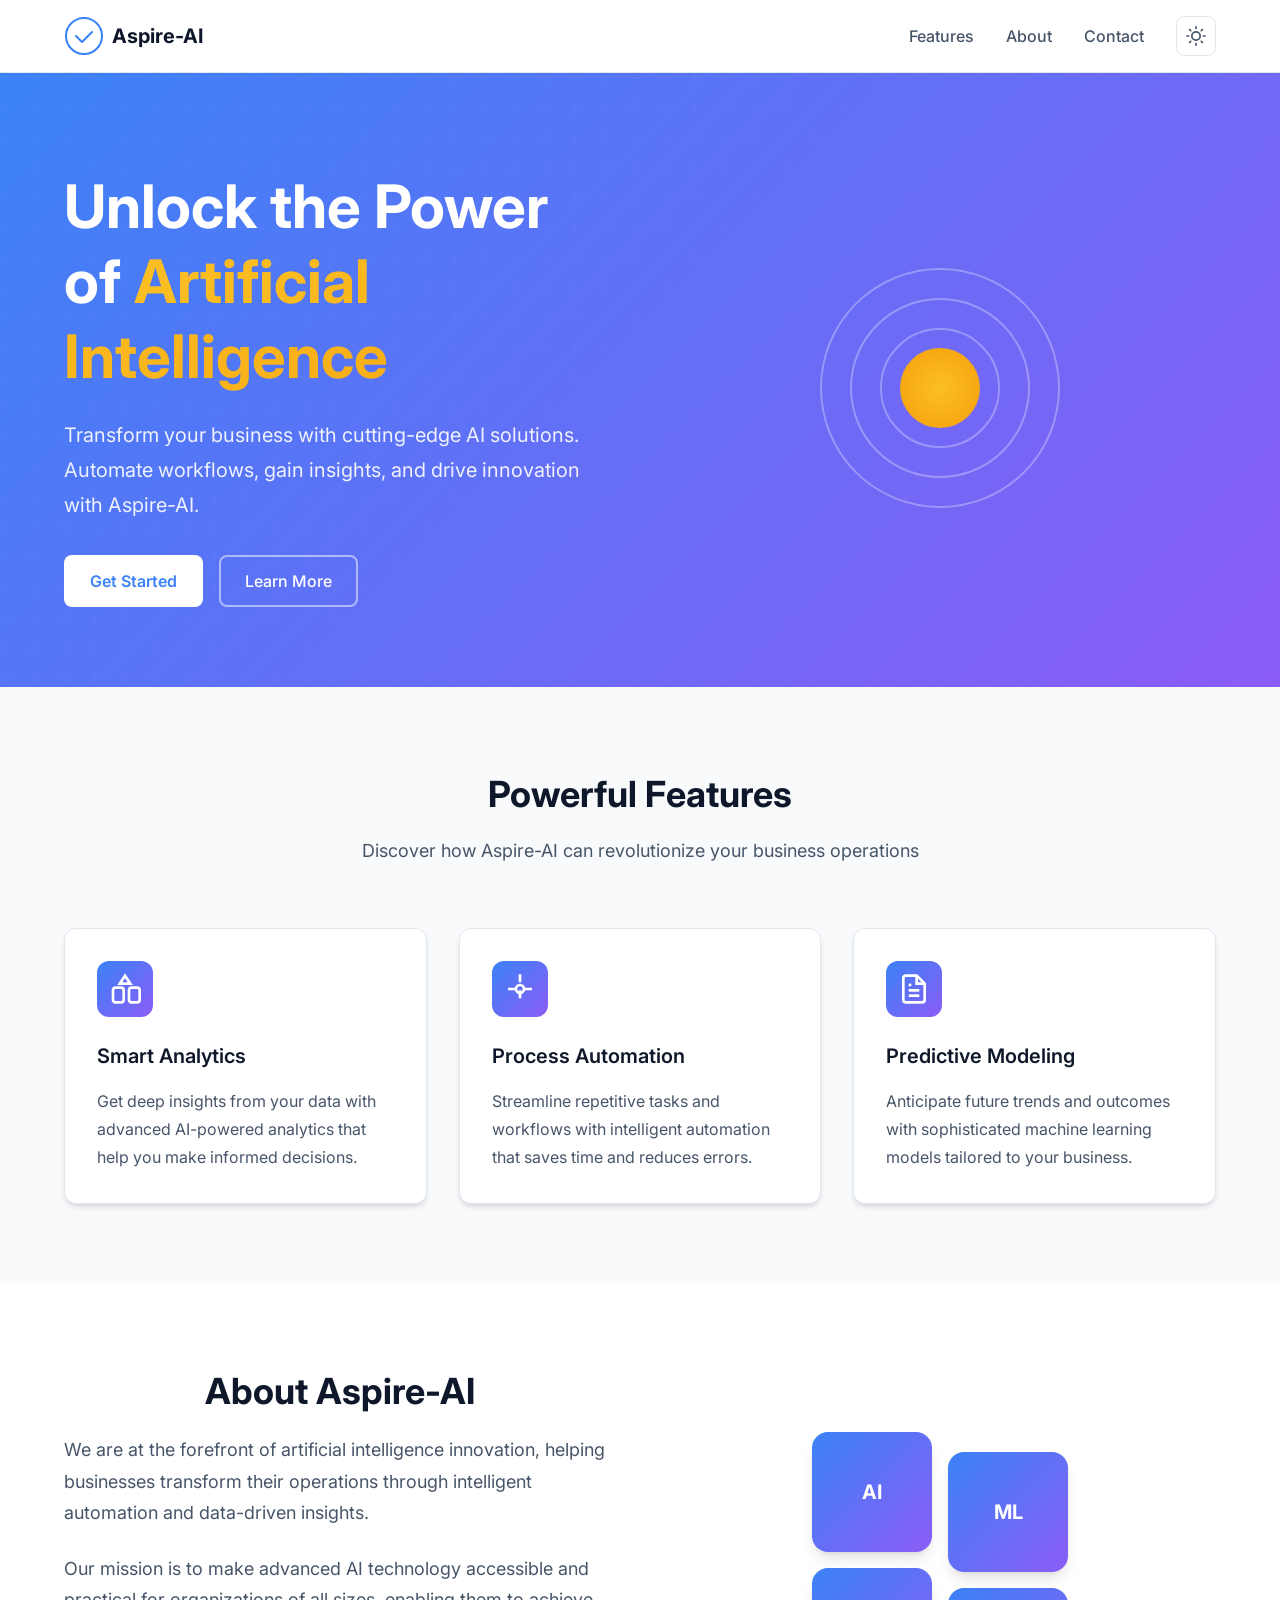
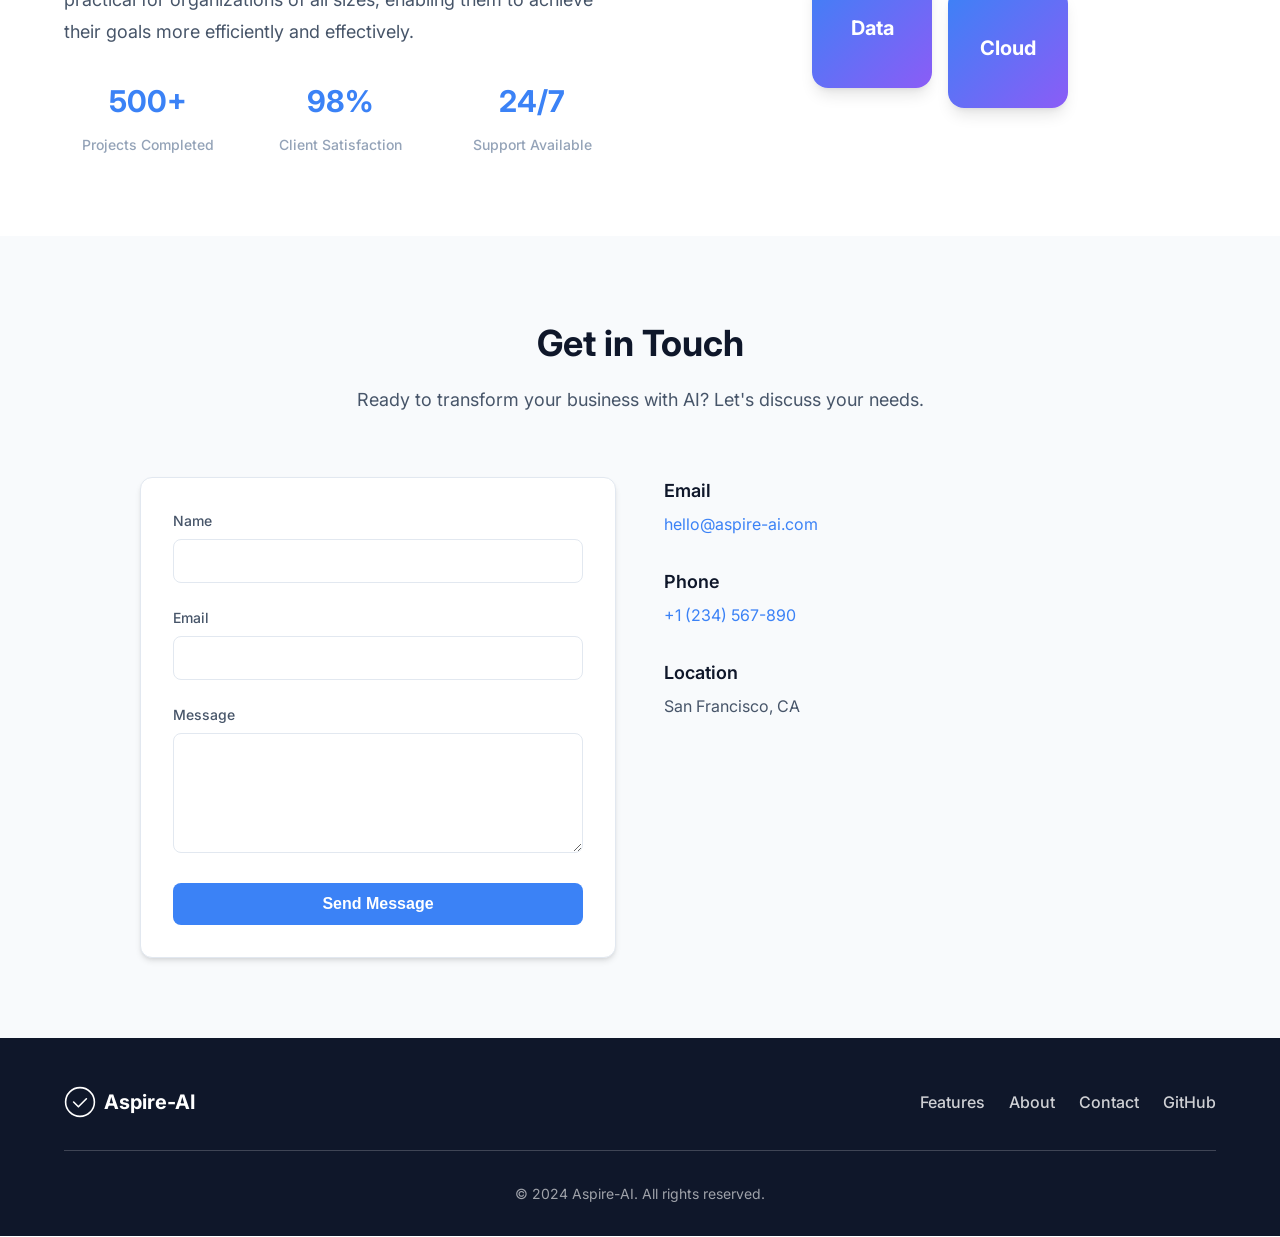
<file: index.html>
<!DOCTYPE html>
<html lang="en">
<head>
    <meta charset="UTF-8">
    <meta name="viewport" content="width=device-width, initial-scale=1.0">
    <meta name="description" content="Aspire-AI - Intelligent solutions for your business needs. Transform your workflow with cutting-edge artificial intelligence technology.">
    <meta name="keywords" content="AI, artificial intelligence, business solutions, automation, technology">
    <title>Aspire-AI - Intelligent Business Solutions</title>
    <link rel="stylesheet" href="styles.css">
    <link rel="preconnect" href="https://fonts.googleapis.com">
    <link rel="preconnect" href="https://fonts.gstatic.com" crossorigin>
    <link href="https://fonts.googleapis.com/css2?family=Inter:wght@300;400;500;600;700&display=swap" rel="stylesheet">
</head>
<body>
    <!-- Skip to main content for screen readers -->
    <a href="#main-content" class="skip-link">Skip to main content</a>

    <header class="site-header">
        <nav class="navbar" role="navigation" aria-label="Main navigation">
            <div class="container">
                <div class="nav-brand">
                    <svg class="logo" width="40" height="40" viewBox="0 0 40 40" fill="none" xmlns="http://www.w3.org/2000/svg" aria-hidden="true">
                        <circle cx="20" cy="20" r="18" stroke="currentColor" stroke-width="2"/>
                        <path d="M12 20L18 26L28 16" stroke="currentColor" stroke-width="2" stroke-linecap="round" stroke-linejoin="round"/>
                    </svg>
                    <span class="brand-text">Aspire-AI</span>
                </div>
                <button class="nav-toggle" aria-label="Toggle navigation menu" aria-expanded="false">
                    <span class="hamburger-line"></span>
                    <span class="hamburger-line"></span>
                    <span class="hamburger-line"></span>
                </button>
                <ul class="nav-menu">
                    <li><a href="#features" class="nav-link">Features</a></li>
                    <li><a href="#about" class="nav-link">About</a></li>
                    <li><a href="#contact" class="nav-link">Contact</a></li>
                    <li>
                        <button class="theme-toggle" aria-label="Toggle dark/light theme">
                            <svg class="theme-icon sun-icon" width="20" height="20" viewBox="0 0 24 24" fill="none" stroke="currentColor" stroke-width="2" stroke-linecap="round" stroke-linejoin="round">
                                <circle cx="12" cy="12" r="5"/>
                                <path d="M12 1v2M12 21v2M4.22 4.22l1.42 1.42M18.36 18.36l1.42 1.42M1 12h2M21 12h2M4.22 19.78l1.42-1.42M18.36 5.64l1.42-1.42"/>
                            </svg>
                            <svg class="theme-icon moon-icon" width="20" height="20" viewBox="0 0 24 24" fill="none" stroke="currentColor" stroke-width="2" stroke-linecap="round" stroke-linejoin="round">
                                <path d="M21 12.79A9 9 0 1 1 11.21 3 7 7 0 0 0 21 12.79z"/>
                            </svg>
                        </button>
                    </li>
                </ul>
            </div>
        </nav>
    </header>

    <main id="main-content">
        <!-- Hero Section -->
        <section class="hero" aria-labelledby="hero-title">
            <div class="container">
                <div class="hero-content">
                    <h1 id="hero-title" class="hero-title">
                        Unlock the Power of 
                        <span class="text-gradient">Artificial Intelligence</span>
                    </h1>
                    <p class="hero-description">
                        Transform your business with cutting-edge AI solutions. 
                        Automate workflows, gain insights, and drive innovation with Aspire-AI.
                    </p>
                    <div class="hero-actions">
                        <a href="#contact" class="btn btn-primary">Get Started</a>
                        <a href="#features" class="btn btn-outline">Learn More</a>
                    </div>
                </div>
                <div class="hero-visual">
                    <div class="ai-orb" aria-hidden="true">
                        <div class="orb-core"></div>
                        <div class="orb-ring ring-1"></div>
                        <div class="orb-ring ring-2"></div>
                        <div class="orb-ring ring-3"></div>
                    </div>
                </div>
            </div>
        </section>

        <!-- Features Section -->
        <section id="features" class="features" aria-labelledby="features-title">
            <div class="container">
                <h2 id="features-title" class="section-title">Powerful Features</h2>
                <p class="section-description">
                    Discover how Aspire-AI can revolutionize your business operations
                </p>
                <div class="features-grid">
                    <article class="feature-card">
                        <div class="feature-icon" aria-hidden="true">
                            <svg width="32" height="32" viewBox="0 0 24 24" fill="none" stroke="currentColor" stroke-width="2">
                                <path d="M9 11H5a2 2 0 0 0-2 2v7a2 2 0 0 0 2 2h4a2 2 0 0 0 2-2v-7a2 2 0 0 0-2-2z"/>
                                <path d="M21 11h-4a2 2 0 0 0-2 2v7a2 2 0 0 0 2 2h4a2 2 0 0 0 2-2v-7a2 2 0 0 0-2-2z"/>
                                <path d="M12 2L8 8h8l-4-6z"/>
                            </svg>
                        </div>
                        <h3 class="feature-title">Smart Analytics</h3>
                        <p class="feature-description">
                            Get deep insights from your data with advanced AI-powered analytics 
                            that help you make informed decisions.
                        </p>
                    </article>

                    <article class="feature-card">
                        <div class="feature-icon" aria-hidden="true">
                            <svg width="32" height="32" viewBox="0 0 24 24" fill="none" stroke="currentColor" stroke-width="2">
                                <circle cx="12" cy="12" r="3"/>
                                <path d="M12 1v6m0 6v6"/>
                                <path d="M3 12h6m6 0h6"/>
                            </svg>
                        </div>
                        <h3 class="feature-title">Process Automation</h3>
                        <p class="feature-description">
                            Streamline repetitive tasks and workflows with intelligent 
                            automation that saves time and reduces errors.
                        </p>
                    </article>

                    <article class="feature-card">
                        <div class="feature-icon" aria-hidden="true">
                            <svg width="32" height="32" viewBox="0 0 24 24" fill="none" stroke="currentColor" stroke-width="2">
                                <path d="M14 2H6a2 2 0 0 0-2 2v16a2 2 0 0 0 2 2h12a2 2 0 0 0 2-2V8z"/>
                                <polyline points="14,2 14,8 20,8"/>
                                <line x1="16" y1="13" x2="8" y2="13"/>
                                <line x1="16" y1="17" x2="8" y2="17"/>
                                <polyline points="10,9 9,9 8,9"/>
                            </svg>
                        </div>
                        <h3 class="feature-title">Predictive Modeling</h3>
                        <p class="feature-description">
                            Anticipate future trends and outcomes with sophisticated 
                            machine learning models tailored to your business.
                        </p>
                    </article>
                </div>
            </div>
        </section>

        <!-- About Section -->
        <section id="about" class="about" aria-labelledby="about-title">
            <div class="container">
                <div class="about-content">
                    <div class="about-text">
                        <h2 id="about-title" class="section-title">About Aspire-AI</h2>
                        <p>
                            We are at the forefront of artificial intelligence innovation, 
                            helping businesses transform their operations through intelligent automation 
                            and data-driven insights.
                        </p>
                        <p>
                            Our mission is to make advanced AI technology accessible and practical 
                            for organizations of all sizes, enabling them to achieve their goals 
                            more efficiently and effectively.
                        </p>
                        <div class="stats-grid">
                            <div class="stat-item">
                                <span class="stat-number">500+</span>
                                <span class="stat-label">Projects Completed</span>
                            </div>
                            <div class="stat-item">
                                <span class="stat-number">98%</span>
                                <span class="stat-label">Client Satisfaction</span>
                            </div>
                            <div class="stat-item">
                                <span class="stat-number">24/7</span>
                                <span class="stat-label">Support Available</span>
                            </div>
                        </div>
                    </div>
                    <div class="about-visual" aria-hidden="true">
                        <div class="tech-stack">
                            <div class="tech-item">AI</div>
                            <div class="tech-item">ML</div>
                            <div class="tech-item">Data</div>
                            <div class="tech-item">Cloud</div>
                        </div>
                    </div>
                </div>
            </div>
        </section>

        <!-- Contact Section -->
        <section id="contact" class="contact" aria-labelledby="contact-title">
            <div class="container">
                <h2 id="contact-title" class="section-title">Get in Touch</h2>
                <p class="section-description">
                    Ready to transform your business with AI? Let's discuss your needs.
                </p>
                <div class="contact-content">
                    <form class="contact-form" aria-labelledby="contact-title">
                        <div class="form-group">
                            <label for="name" class="form-label">Name</label>
                            <input 
                                type="text" 
                                id="name" 
                                name="name" 
                                class="form-input" 
                                required 
                                autocomplete="name"
                            >
                        </div>
                        <div class="form-group">
                            <label for="email" class="form-label">Email</label>
                            <input 
                                type="email" 
                                id="email" 
                                name="email" 
                                class="form-input" 
                                required 
                                autocomplete="email"
                            >
                        </div>
                        <div class="form-group">
                            <label for="message" class="form-label">Message</label>
                            <textarea 
                                id="message" 
                                name="message" 
                                class="form-input form-textarea" 
                                rows="5" 
                                required
                            ></textarea>
                        </div>
                        <button type="submit" class="btn btn-primary">Send Message</button>
                    </form>
                    <div class="contact-info">
                        <div class="contact-item">
                            <h3>Email</h3>
                            <p><a href="mailto:hello@aspire-ai.com">hello@aspire-ai.com</a></p>
                        </div>
                        <div class="contact-item">
                            <h3>Phone</h3>
                            <p><a href="tel:+1234567890">+1 (234) 567-890</a></p>
                        </div>
                        <div class="contact-item">
                            <h3>Location</h3>
                            <p>San Francisco, CA</p>
                        </div>
                    </div>
                </div>
            </div>
        </section>
    </main>

    <footer class="site-footer">
        <div class="container">
            <div class="footer-content">
                <div class="footer-brand">
                    <svg class="logo" width="32" height="32" viewBox="0 0 40 40" fill="none" xmlns="http://www.w3.org/2000/svg" aria-hidden="true">
                        <circle cx="20" cy="20" r="18" stroke="currentColor" stroke-width="2"/>
                        <path d="M12 20L18 26L28 16" stroke="currentColor" stroke-width="2" stroke-linecap="round" stroke-linejoin="round"/>
                    </svg>
                    <span class="brand-text">Aspire-AI</span>
                </div>
                <nav class="footer-nav" aria-label="Footer navigation">
                    <a href="#features" class="footer-link">Features</a>
                    <a href="#about" class="footer-link">About</a>
                    <a href="#contact" class="footer-link">Contact</a>
                    <a href="https://github.com/chandan0629/Aspire-AI" class="footer-link" target="_blank" rel="noopener noreferrer">GitHub</a>
                </nav>
            </div>
            <div class="footer-bottom">
                <p>&copy; 2024 Aspire-AI. All rights reserved.</p>
            </div>
        </div>
    </footer>

    <script src="script.js"></script>
</body>
</html>
</file>
<file: styles.css>
/* CSS Reset and Base Styles */
*,
*::before,
*::after {
  box-sizing: border-box;
}

* {
  margin: 0;
  padding: 0;
}

html {
  scroll-behavior: smooth;
}

/* Respect user's motion preferences */
@media (prefers-reduced-motion: reduce) {
  *,
  *::before,
  *::after {
    animation-duration: 0.01ms !important;
    animation-iteration-count: 1 !important;
    transition-duration: 0.01ms !important;
  }
  
  html {
    scroll-behavior: auto;
  }
}

/* CSS Custom Properties (Design Tokens) */
:root {
  /* Colors - Light Theme */
  --color-primary: #3b82f6;
  --color-primary-hover: #2563eb;
  --color-secondary: #8b5cf6;
  --color-accent: #06b6d4;
  --color-success: #10b981;
  --color-warning: #f59e0b;
  --color-danger: #ef4444;
  
  /* Neutral Colors - Light Theme */
  --color-background: #ffffff;
  --color-surface: #f8fafc;
  --color-surface-elevated: #ffffff;
  --color-border: #e2e8f0;
  --color-border-subtle: #f1f5f9;
  --color-text-primary: #0f172a;
  --color-text-secondary: #475569;
  --color-text-tertiary: #94a3b8;
  --color-text-inverse: #ffffff;
  
  /* Gradients */
  --gradient-primary: linear-gradient(135deg, var(--color-primary) 0%, var(--color-secondary) 100%);
  --gradient-accent: linear-gradient(135deg, var(--color-accent) 0%, var(--color-primary) 100%);
  
  /* Typography */
  --font-family-base: 'Inter', -apple-system, BlinkMacSystemFont, 'Segoe UI', Roboto, sans-serif;
  --font-size-xs: 0.75rem;   /* 12px */
  --font-size-sm: 0.875rem;  /* 14px */
  --font-size-base: 1rem;    /* 16px */
  --font-size-lg: 1.125rem;  /* 18px */
  --font-size-xl: 1.25rem;   /* 20px */
  --font-size-2xl: 1.5rem;   /* 24px */
  --font-size-3xl: 1.875rem; /* 30px */
  --font-size-4xl: 2.25rem;  /* 36px */
  --font-size-5xl: 3rem;     /* 48px */
  --font-size-6xl: 3.75rem;  /* 60px */
  
  --font-weight-light: 300;
  --font-weight-normal: 400;
  --font-weight-medium: 500;
  --font-weight-semibold: 600;
  --font-weight-bold: 700;
  
  --line-height-tight: 1.25;
  --line-height-normal: 1.5;
  --line-height-relaxed: 1.75;
  
  /* Spacing */
  --space-1: 0.25rem;   /* 4px */
  --space-2: 0.5rem;    /* 8px */
  --space-3: 0.75rem;   /* 12px */
  --space-4: 1rem;      /* 16px */
  --space-5: 1.25rem;   /* 20px */
  --space-6: 1.5rem;    /* 24px */
  --space-8: 2rem;      /* 32px */
  --space-10: 2.5rem;   /* 40px */
  --space-12: 3rem;     /* 48px */
  --space-16: 4rem;     /* 64px */
  --space-20: 5rem;     /* 80px */
  --space-24: 6rem;     /* 96px */
  --space-32: 8rem;     /* 128px */
  
  /* Layout */
  --container-max-width: 1200px;
  --container-padding: var(--space-4);
  
  /* Border Radius */
  --radius-sm: 0.25rem;   /* 4px */
  --radius-md: 0.375rem;  /* 6px */
  --radius-lg: 0.5rem;    /* 8px */
  --radius-xl: 0.75rem;   /* 12px */
  --radius-2xl: 1rem;     /* 16px */
  --radius-full: 9999px;
  
  /* Shadows */
  --shadow-sm: 0 1px 2px 0 rgb(0 0 0 / 0.05);
  --shadow-md: 0 4px 6px -1px rgb(0 0 0 / 0.1), 0 2px 4px -2px rgb(0 0 0 / 0.1);
  --shadow-lg: 0 10px 15px -3px rgb(0 0 0 / 0.1), 0 4px 6px -4px rgb(0 0 0 / 0.1);
  --shadow-xl: 0 20px 25px -5px rgb(0 0 0 / 0.1), 0 8px 10px -6px rgb(0 0 0 / 0.1);
  
  /* Transitions */
  --transition-fast: 0.15s ease-in-out;
  --transition-normal: 0.3s ease-in-out;
  --transition-slow: 0.5s ease-in-out;
  
  /* Z-index */
  --z-dropdown: 1000;
  --z-sticky: 1020;
  --z-fixed: 1030;
  --z-modal: 1040;
  --z-tooltip: 1050;
}

/* Dark Theme */
[data-theme="dark"] {
  --color-background: #0f172a;
  --color-surface: #1e293b;
  --color-surface-elevated: #334155;
  --color-border: #475569;
  --color-border-subtle: #334155;
  --color-text-primary: #f8fafc;
  --color-text-secondary: #cbd5e1;
  --color-text-tertiary: #94a3b8;
  --color-text-inverse: #0f172a;
  
  /* Adjust shadows for dark theme */
  --shadow-sm: 0 1px 2px 0 rgb(0 0 0 / 0.3);
  --shadow-md: 0 4px 6px -1px rgb(0 0 0 / 0.3), 0 2px 4px -2px rgb(0 0 0 / 0.3);
  --shadow-lg: 0 10px 15px -3px rgb(0 0 0 / 0.3), 0 4px 6px -4px rgb(0 0 0 / 0.3);
  --shadow-xl: 0 20px 25px -5px rgb(0 0 0 / 0.3), 0 8px 10px -6px rgb(0 0 0 / 0.3);
}

/* Base Styles */
body {
  font-family: var(--font-family-base);
  font-size: var(--font-size-base);
  line-height: var(--line-height-normal);
  color: var(--color-text-primary);
  background-color: var(--color-background);
  transition: color var(--transition-normal), background-color var(--transition-normal);
}

/* Skip Link for Accessibility */
.skip-link {
  position: absolute;
  top: -40px;
  left: var(--space-4);
  background-color: var(--color-primary);
  color: var(--color-text-inverse);
  padding: var(--space-2) var(--space-4);
  border-radius: var(--radius-md);
  text-decoration: none;
  font-weight: var(--font-weight-medium);
  z-index: var(--z-tooltip);
  transition: top var(--transition-fast);
}

.skip-link:focus {
  top: var(--space-4);
}

/* Container */
.container {
  max-width: var(--container-max-width);
  margin-inline: auto;
  padding-inline: var(--container-padding);
}

/* Header */
.site-header {
  background-color: var(--color-surface-elevated);
  border-bottom: 1px solid var(--color-border);
  position: sticky;
  top: 0;
  z-index: var(--z-sticky);
  backdrop-filter: blur(10px);
  transition: background-color var(--transition-normal), border-color var(--transition-normal);
}

.navbar {
  padding-block: var(--space-4);
}

.navbar .container {
  display: flex;
  align-items: center;
  justify-content: space-between;
}

.nav-brand {
  display: flex;
  align-items: center;
  gap: var(--space-2);
  text-decoration: none;
  color: var(--color-text-primary);
}

.logo {
  color: var(--color-primary);
  flex-shrink: 0;
}

.brand-text {
  font-size: var(--font-size-xl);
  font-weight: var(--font-weight-bold);
}

/* Navigation Toggle (Mobile) */
.nav-toggle {
  display: none;
  flex-direction: column;
  gap: var(--space-1);
  background: none;
  border: none;
  cursor: pointer;
  padding: var(--space-2);
  border-radius: var(--radius-md);
  transition: background-color var(--transition-fast);
}

.nav-toggle:hover,
.nav-toggle:focus-visible {
  background-color: var(--color-surface);
}

.hamburger-line {
  width: 24px;
  height: 2px;
  background-color: var(--color-text-primary);
  border-radius: var(--radius-full);
  transition: all var(--transition-fast);
}

.nav-toggle[aria-expanded="true"] .hamburger-line:nth-child(1) {
  transform: rotate(45deg) translate(5px, 5px);
}

.nav-toggle[aria-expanded="true"] .hamburger-line:nth-child(2) {
  opacity: 0;
}

.nav-toggle[aria-expanded="true"] .hamburger-line:nth-child(3) {
  transform: rotate(-45deg) translate(7px, -6px);
}

/* Navigation Menu */
.nav-menu {
  display: flex;
  align-items: center;
  gap: var(--space-8);
  list-style: none;
}

.nav-link {
  text-decoration: none;
  color: var(--color-text-secondary);
  font-weight: var(--font-weight-medium);
  transition: color var(--transition-fast);
  position: relative;
}

.nav-link:hover,
.nav-link:focus-visible {
  color: var(--color-primary);
}

.nav-link::after {
  content: '';
  position: absolute;
  bottom: -4px;
  left: 0;
  width: 0;
  height: 2px;
  background-color: var(--color-primary);
  transition: width var(--transition-fast);
}

.nav-link:hover::after,
.nav-link:focus-visible::after {
  width: 100%;
}

/* Theme Toggle */
.theme-toggle {
  display: flex;
  align-items: center;
  justify-content: center;
  width: 40px;
  height: 40px;
  background: none;
  border: 1px solid var(--color-border);
  border-radius: var(--radius-lg);
  cursor: pointer;
  color: var(--color-text-secondary);
  transition: all var(--transition-fast);
}

.theme-toggle:hover,
.theme-toggle:focus-visible {
  background-color: var(--color-surface);
  color: var(--color-primary);
  border-color: var(--color-primary);
}

.theme-icon {
  transition: transform var(--transition-fast);
}

[data-theme="light"] .moon-icon {
  display: none;
}

[data-theme="dark"] .sun-icon {
  display: none;
}

/* Hero Section */
.hero {
  padding-block: var(--space-24) var(--space-20);
  background: var(--gradient-primary);
  color: var(--color-text-inverse);
  position: relative;
  overflow: hidden;
}

.hero::before {
  content: '';
  position: absolute;
  top: 0;
  left: 0;
  right: 0;
  bottom: 0;
  background: url("data:image/svg+xml,%3Csvg width='60' height='60' viewBox='0 0 60 60' xmlns='http://www.w3.org/2000/svg'%3E%3Cg fill='none' fill-rule='evenodd'%3E%3Cg fill='%23ffffff' fill-opacity='0.05'%3E%3Cpath d='M36 34v-4h-2v4h-4v2h4v4h2v-4h4v-2h-4zm0-30V0h-2v4h-4v2h4v4h2V6h4V4h-4zM6 34v-4H4v4H0v2h4v4h2v-4h4v-2H6zM6 4V0H4v4H0v2h4v4h2V6h4V4H6z'/%3E%3C/g%3E%3C/g%3E%3C/svg%3E");
  opacity: 0.3;
}

.hero .container {
  display: grid;
  grid-template-columns: 1fr 1fr;
  gap: var(--space-12);
  align-items: center;
  position: relative;
  z-index: 1;
}

.hero-title {
  font-size: var(--font-size-5xl);
  font-weight: var(--font-weight-bold);
  line-height: var(--line-height-tight);
  margin-bottom: var(--space-6);
}

.text-gradient {
  background: linear-gradient(135deg, #fbbf24 0%, #f59e0b 100%);
  background-clip: text;
  -webkit-background-clip: text;
  -webkit-text-fill-color: transparent;
  background-size: 200% 200%;
  animation: gradientShift 3s ease-in-out infinite;
}

@keyframes gradientShift {
  0%, 100% { background-position: 0% 50%; }
  50% { background-position: 100% 50%; }
}

.hero-description {
  font-size: var(--font-size-xl);
  line-height: var(--line-height-relaxed);
  margin-bottom: var(--space-8);
  opacity: 0.9;
}

.hero-actions {
  display: flex;
  gap: var(--space-4);
  flex-wrap: wrap;
}

/* AI Orb Animation */
.hero-visual {
  display: flex;
  justify-content: center;
  align-items: center;
}

.ai-orb {
  position: relative;
  width: 300px;
  height: 300px;
}

.orb-core {
  position: absolute;
  top: 50%;
  left: 50%;
  width: 80px;
  height: 80px;
  background: radial-gradient(circle, #fbbf24, #f59e0b);
  border-radius: 50%;
  transform: translate(-50%, -50%);
  animation: coreGlow 2s ease-in-out infinite alternate;
}

.orb-ring {
  position: absolute;
  top: 50%;
  left: 50%;
  border: 2px solid rgba(255, 255, 255, 0.3);
  border-radius: 50%;
  transform: translate(-50%, -50%);
  animation: ringRotate 10s linear infinite;
}

.ring-1 {
  width: 120px;
  height: 120px;
  animation-duration: 8s;
}

.ring-2 {
  width: 180px;
  height: 180px;
  animation-duration: 12s;
  animation-direction: reverse;
}

.ring-3 {
  width: 240px;
  height: 240px;
  animation-duration: 15s;
}

@keyframes coreGlow {
  0% { box-shadow: 0 0 20px rgba(251, 191, 36, 0.5); }
  100% { box-shadow: 0 0 40px rgba(251, 191, 36, 0.8), 0 0 60px rgba(251, 191, 36, 0.4); }
}

@keyframes ringRotate {
  from { transform: translate(-50%, -50%) rotate(0deg); }
  to { transform: translate(-50%, -50%) rotate(360deg); }
}

/* Buttons */
.btn {
  display: inline-flex;
  align-items: center;
  gap: var(--space-2);
  padding: var(--space-3) var(--space-6);
  font-size: var(--font-size-base);
  font-weight: var(--font-weight-medium);
  text-decoration: none;
  border-radius: var(--radius-lg);
  transition: all var(--transition-fast);
  cursor: pointer;
  border: 2px solid transparent;
  position: relative;
  overflow: hidden;
}

.btn::before {
  content: '';
  position: absolute;
  top: 0;
  left: -100%;
  width: 100%;
  height: 100%;
  background: linear-gradient(90deg, transparent, rgba(255, 255, 255, 0.2), transparent);
  transition: left var(--transition-normal);
}

.btn:hover::before {
  left: 100%;
}

.btn-primary {
  background-color: var(--color-text-inverse);
  color: var(--color-primary);
  font-weight: var(--font-weight-semibold);
}

.btn-primary:hover,
.btn-primary:focus-visible {
  background-color: rgba(255, 255, 255, 0.9);
  transform: translateY(-2px);
  box-shadow: var(--shadow-lg);
}

.btn-outline {
  background-color: transparent;
  color: var(--color-text-inverse);
  border-color: rgba(255, 255, 255, 0.5);
}

.btn-outline:hover,
.btn-outline:focus-visible {
  background-color: rgba(255, 255, 255, 0.1);
  border-color: var(--color-text-inverse);
  transform: translateY(-2px);
}

/* Sections */
.features,
.about,
.contact {
  padding-block: var(--space-20);
}

.section-title {
  font-size: var(--font-size-4xl);
  font-weight: var(--font-weight-bold);
  text-align: center;
  margin-bottom: var(--space-4);
  color: var(--color-text-primary);
}

.section-description {
  font-size: var(--font-size-lg);
  color: var(--color-text-secondary);
  text-align: center;
  margin-bottom: var(--space-16);
  max-width: 600px;
  margin-inline: auto;
}

/* Features Section */
.features {
  background-color: var(--color-surface);
}

.features-grid {
  display: grid;
  grid-template-columns: repeat(auto-fit, minmax(300px, 1fr));
  gap: var(--space-8);
}

.feature-card {
  background-color: var(--color-surface-elevated);
  padding: var(--space-8);
  border-radius: var(--radius-xl);
  box-shadow: var(--shadow-md);
  transition: all var(--transition-normal);
  border: 1px solid var(--color-border);
}

.feature-card:hover {
  transform: translateY(-4px);
  box-shadow: var(--shadow-xl);
  border-color: var(--color-primary);
}

.feature-icon {
  width: 56px;
  height: 56px;
  background: var(--gradient-primary);
  border-radius: var(--radius-xl);
  display: flex;
  align-items: center;
  justify-content: center;
  margin-bottom: var(--space-6);
  color: var(--color-text-inverse);
}

.feature-title {
  font-size: var(--font-size-xl);
  font-weight: var(--font-weight-semibold);
  margin-bottom: var(--space-4);
  color: var(--color-text-primary);
}

.feature-description {
  color: var(--color-text-secondary);
  line-height: var(--line-height-relaxed);
}

/* About Section */
.about-content {
  display: grid;
  grid-template-columns: 1fr 1fr;
  gap: var(--space-12);
  align-items: center;
}

.about-text p {
  font-size: var(--font-size-lg);
  color: var(--color-text-secondary);
  line-height: var(--line-height-relaxed);
  margin-bottom: var(--space-6);
}

.stats-grid {
  display: grid;
  grid-template-columns: repeat(3, 1fr);
  gap: var(--space-6);
  margin-top: var(--space-8);
}

.stat-item {
  text-align: center;
}

.stat-number {
  display: block;
  font-size: var(--font-size-3xl);
  font-weight: var(--font-weight-bold);
  color: var(--color-primary);
  margin-bottom: var(--space-2);
}

.stat-label {
  font-size: var(--font-size-sm);
  color: var(--color-text-tertiary);
  font-weight: var(--font-weight-medium);
}

/* Tech Stack Visual */
.about-visual {
  display: flex;
  justify-content: center;
  align-items: center;
}

.tech-stack {
  display: grid;
  grid-template-columns: repeat(2, 1fr);
  gap: var(--space-4);
  transform: rotate(-12deg);
}

.tech-item {
  width: 120px;
  height: 120px;
  background: var(--gradient-primary);
  border-radius: var(--radius-2xl);
  display: flex;
  align-items: center;
  justify-content: center;
  font-size: var(--font-size-xl);
  font-weight: var(--font-weight-bold);
  color: var(--color-text-inverse);
  box-shadow: var(--shadow-lg);
  transition: transform var(--transition-normal);
}

.tech-item:hover {
  transform: scale(1.05) rotate(5deg);
}

.tech-item:nth-child(even) {
  transform: translateY(20px);
}

/* Contact Section */
.contact {
  background-color: var(--color-surface);
}

.contact-content {
  display: grid;
  grid-template-columns: 1fr 1fr;
  gap: var(--space-12);
  max-width: 1000px;
  margin: 0 auto;
}

/* Form Styles */
.contact-form {
  background-color: var(--color-surface-elevated);
  padding: var(--space-8);
  border-radius: var(--radius-xl);
  box-shadow: var(--shadow-md);
  border: 1px solid var(--color-border);
}

.form-group {
  margin-bottom: var(--space-6);
}

.form-label {
  display: block;
  font-size: var(--font-size-sm);
  font-weight: var(--font-weight-medium);
  color: var(--color-text-secondary);
  margin-bottom: var(--space-2);
}

.form-input {
  width: 100%;
  padding: var(--space-3);
  font-size: var(--font-size-base);
  border: 1px solid var(--color-border);
  border-radius: var(--radius-lg);
  background-color: var(--color-background);
  color: var(--color-text-primary);
  transition: all var(--transition-fast);
}

.form-input:focus {
  outline: none;
  border-color: var(--color-primary);
  box-shadow: 0 0 0 3px rgba(59, 130, 246, 0.1);
}

.form-textarea {
  resize: vertical;
  min-height: 120px;
}

.contact-form .btn {
  width: 100%;
  background-color: var(--color-primary);
  color: var(--color-text-inverse);
  border: none;
  justify-content: center;
}

.contact-form .btn:hover,
.contact-form .btn:focus-visible {
  background-color: var(--color-primary-hover);
  transform: translateY(-2px);
  box-shadow: var(--shadow-lg);
}

/* Contact Info */
.contact-info {
  display: flex;
  flex-direction: column;
  gap: var(--space-8);
}

.contact-item h3 {
  font-size: var(--font-size-lg);
  font-weight: var(--font-weight-semibold);
  color: var(--color-text-primary);
  margin-bottom: var(--space-2);
}

.contact-item p {
  color: var(--color-text-secondary);
}

.contact-item a {
  color: var(--color-primary);
  text-decoration: none;
  transition: color var(--transition-fast);
}

.contact-item a:hover,
.contact-item a:focus-visible {
  color: var(--color-primary-hover);
  text-decoration: underline;
}

/* Footer */
.site-footer {
  background-color: var(--color-text-primary);
  color: var(--color-text-inverse);
  padding-block: var(--space-12) var(--space-8);
}

.footer-content {
  display: flex;
  justify-content: space-between;
  align-items: center;
  margin-bottom: var(--space-8);
}

.footer-brand {
  display: flex;
  align-items: center;
  gap: var(--space-2);
}

.footer-brand .logo {
  color: var(--color-text-inverse);
}

.footer-brand .brand-text {
  font-size: var(--font-size-xl);
  font-weight: var(--font-weight-bold);
}

.footer-nav {
  display: flex;
  gap: var(--space-6);
}

.footer-link {
  color: rgba(255, 255, 255, 0.8);
  text-decoration: none;
  font-weight: var(--font-weight-medium);
  transition: color var(--transition-fast);
}

.footer-link:hover,
.footer-link:focus-visible {
  color: var(--color-text-inverse);
}

.footer-bottom {
  text-align: center;
  padding-top: var(--space-8);
  border-top: 1px solid rgba(255, 255, 255, 0.2);
}

.footer-bottom p {
  color: rgba(255, 255, 255, 0.6);
  font-size: var(--font-size-sm);
}

/* Responsive Design */
@media (max-width: 768px) {
  /* Container padding */
  .container {
    padding-inline: var(--space-4);
  }
  
  /* Navigation */
  .nav-toggle {
    display: flex;
  }
  
  .nav-menu {
    position: fixed;
    top: 100%;
    left: 0;
    right: 0;
    background-color: var(--color-surface-elevated);
    border-top: 1px solid var(--color-border);
    flex-direction: column;
    gap: var(--space-4);
    padding: var(--space-6);
    box-shadow: var(--shadow-lg);
    transform: translateY(-100vh);
    transition: transform var(--transition-normal);
    z-index: var(--z-dropdown);
  }
  
  .nav-menu.open {
    transform: translateY(0);
  }
  
  /* Hero */
  .hero {
    padding-block: var(--space-16) var(--space-12);
  }
  
  .hero .container {
    grid-template-columns: 1fr;
    gap: var(--space-8);
    text-align: center;
  }
  
  .hero-title {
    font-size: var(--font-size-4xl);
  }
  
  .hero-actions {
    justify-content: center;
  }
  
  .ai-orb {
    width: 250px;
    height: 250px;
  }
  
  .orb-core {
    width: 60px;
    height: 60px;
  }
  
  .ring-1 { width: 100px; height: 100px; }
  .ring-2 { width: 150px; height: 150px; }
  .ring-3 { width: 200px; height: 200px; }
  
  /* Sections */
  .features,
  .about,
  .contact {
    padding-block: var(--space-16);
  }
  
  .section-title {
    font-size: var(--font-size-3xl);
  }
  
  /* Features */
  .features-grid {
    grid-template-columns: 1fr;
    gap: var(--space-6);
  }
  
  /* About */
  .about-content {
    grid-template-columns: 1fr;
    gap: var(--space-8);
    text-align: center;
  }
  
  .stats-grid {
    grid-template-columns: 1fr;
    gap: var(--space-4);
  }
  
  .tech-stack {
    transform: rotate(0deg);
    gap: var(--space-3);
  }
  
  .tech-item {
    width: 100px;
    height: 100px;
    font-size: var(--font-size-lg);
  }
  
  .tech-item:nth-child(even) {
    transform: none;
  }
  
  /* Contact */
  .contact-content {
    grid-template-columns: 1fr;
    gap: var(--space-8);
  }
  
  /* Footer */
  .footer-content {
    flex-direction: column;
    gap: var(--space-6);
    text-align: center;
  }
  
  .footer-nav {
    flex-wrap: wrap;
    justify-content: center;
  }
}

/* Tablet specific adjustments */
@media (max-width: 1024px) and (min-width: 769px) {
  .hero-title {
    font-size: var(--font-size-4xl);
  }
  
  .features-grid {
    grid-template-columns: repeat(2, 1fr);
  }
  
  .stats-grid {
    grid-template-columns: repeat(3, 1fr);
  }
}

/* Large screens */
@media (min-width: 1200px) {
  .container {
    padding-inline: var(--space-6);
  }
  
  .hero-title {
    font-size: var(--font-size-6xl);
  }
}

/* High contrast mode support */
@media (prefers-contrast: high) {
  :root {
    --color-border: #000000;
    --color-text-secondary: #000000;
  }
  
  [data-theme="dark"] {
    --color-border: #ffffff;
    --color-text-secondary: #ffffff;
  }
}

/* Focus visible styles for better keyboard navigation */
*:focus-visible {
  outline: 2px solid var(--color-primary);
  outline-offset: 2px;
}

/* Print styles */
@media print {
  .nav-toggle,
  .theme-toggle,
  .ai-orb,
  .hero-actions {
    display: none !important;
  }
  
  .hero {
    background: none !important;
    color: #000 !important;
  }
  
  * {
    background: none !important;
    box-shadow: none !important;
  }
}
</file>
